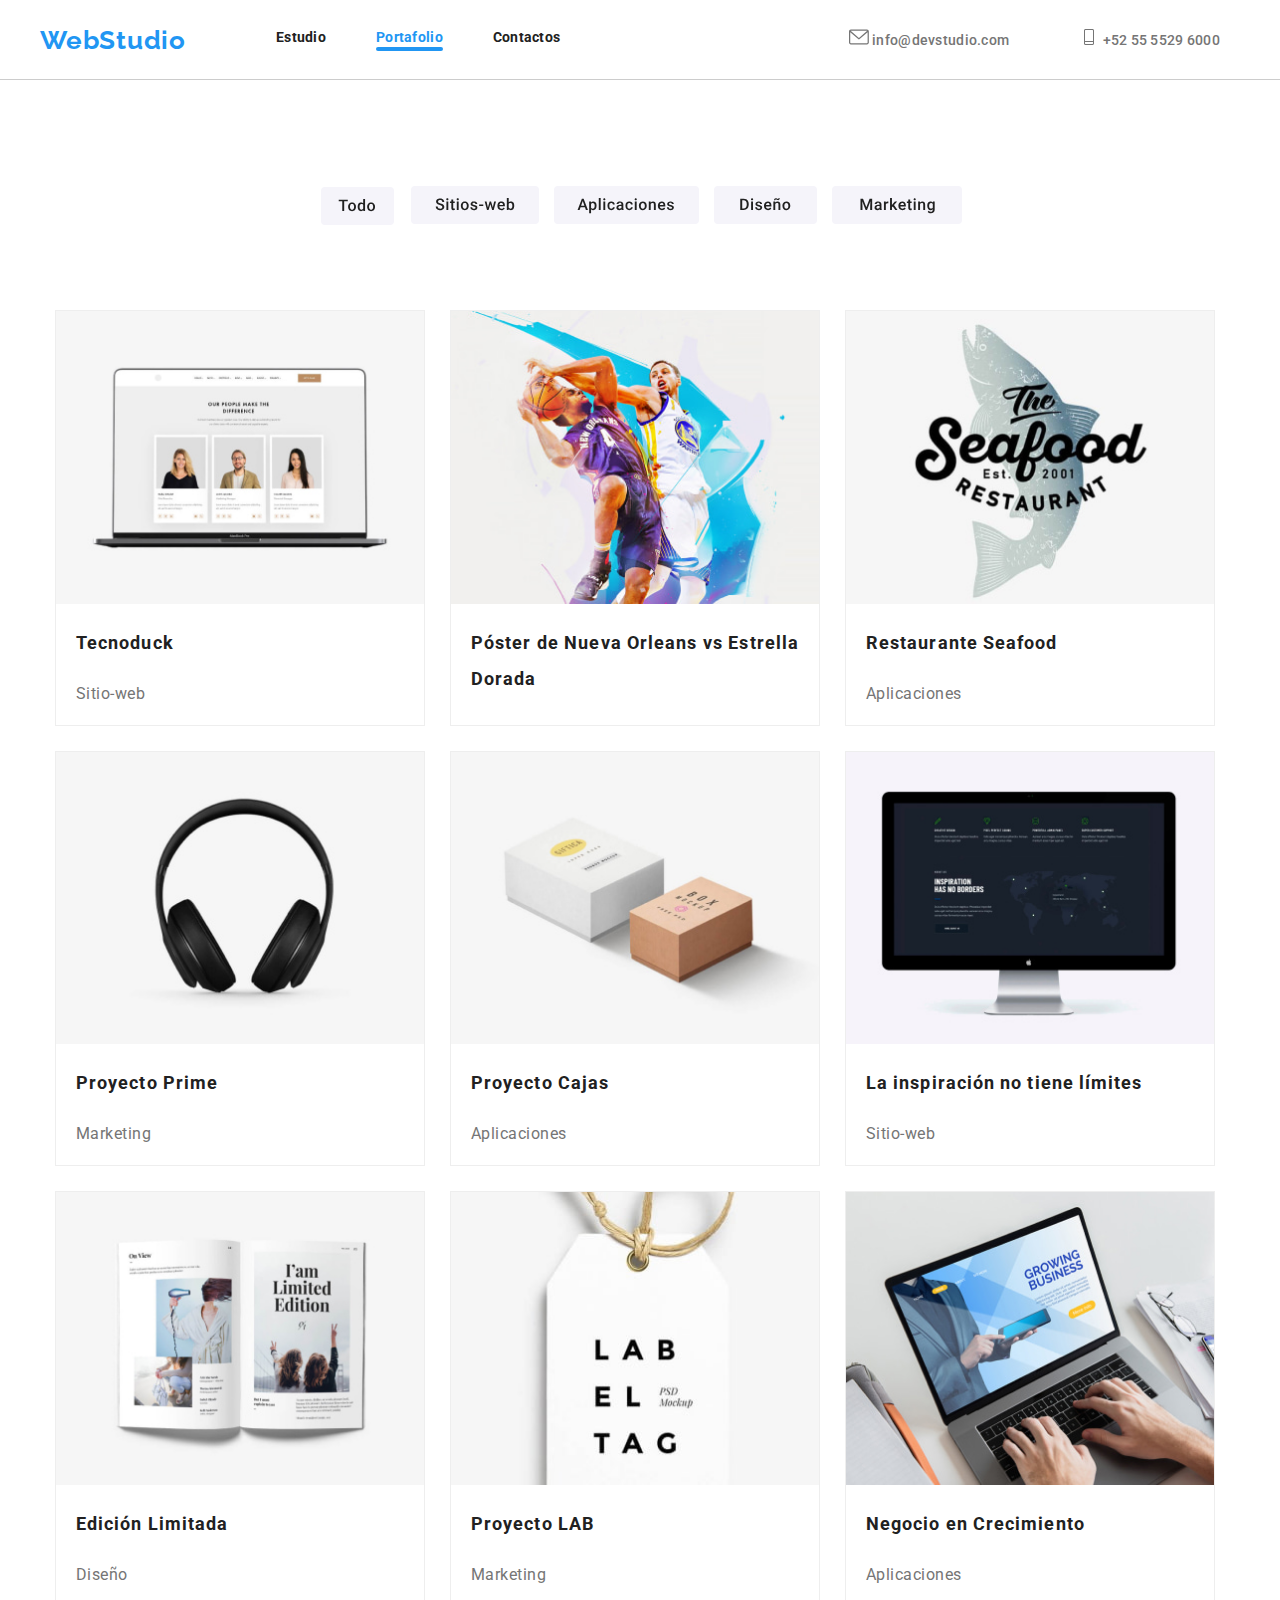
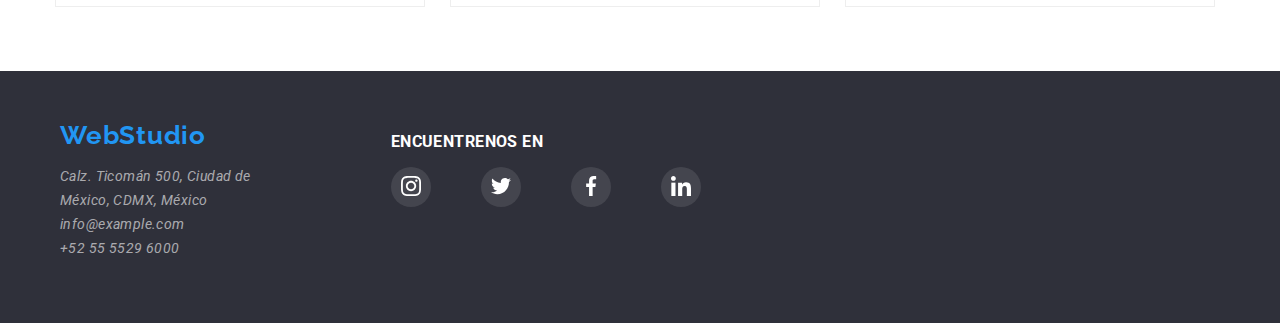
<file: portafolio.html>
<!DOCTYPE html>
<html lang="es">
  <head>
    <meta charset="UTF-8" />
    <meta name="viewport" content="width=device-width, initial-scale=1.0" />
    <title>WebStudio - Portafolio</title>
    <link rel="stylesheet" href="./css/styles.css" />
    <link rel="preconnect" href="https://fonts.googleapis.com" />
    <link rel="preconnect" href="https://fonts.gstatic.com" crossorigin />
    <link
      href="https://fonts.googleapis.com/css2?family=Raleway:wght@700&family=Roboto:wght@400;500;700;900&display=swap"
      rel="stylesheet"
    />
    <link rel="stylesheet" href="css/modern-normalize.css" />
    <link rel="stylesheet" href="css/styles.css" />
  </head>

  <body>
    <header class="portafolio-header">
      <div class="container container-header">
        <nav class="navigation-bar">
          <a href="./index.html" class="header-logo">WebStudio</a>
          <ul class="navigation-list">
            <li><a href="index.html" class="nav-list-item">Estudio</a></li>
            <li>
              <a href="portafolio.html" class="nav-list-item active"
                >Portafolio</a
              >
            </li>
            <li><a href="#" class="nav-list-item">Contactos</a></li>
          </ul>
        </nav>
        <ul class="list-contact">
          <li>
            <a href="mailto:info@devstudio.com" class="list-contact-item">
              <svg width="20px" height="16px">
                <use href="./images/icons/symbol-defs.svg#icon-sobre"></use>
              </svg>
              info@devstudio.com
            </a>
          </li>
          <li>
            <a href="tel:+525555296000" class="list-contact-item">
              <svg width="20px" height="16px">
                <use href="./images/icons/symbol-defs.svg#icon-telefono"></use>
              </svg>

              +52 55 5529 6000
            </a>
          </li>
        </ul>
      </div>
    </header>
    <main>
      <ul class="list-portafolio-products">
        <li>
          <use>
            <svg
              width="77"
              height="43"
              viewBox="0 0 77 43"
              fill="none"
              xmlns="http://www.w3.org/2000/svg"
              class="img-button-portafolio"
            >
              <g filter="url(#filter0_ddd_1_718)">
                <rect
                  x="2"
                  y="1"
                  width="73"
                  height="38"
                  rx="4"
                  fill="#F5F4FA"
                />
              </g>
              <path
                d="M25.2019 13.625V25H23.2566V13.625H25.2019ZM28.7722 13.625V15.1875H19.7175V13.625H28.7722ZM29.1116 20.8672V20.6875C29.1116 20.0781 29.2001 19.513 29.3772 18.9922C29.5543 18.4661 29.8095 18.0104 30.1428 17.625C30.4814 17.2344 30.8928 16.9323 31.3772 16.7188C31.8668 16.5 32.4189 16.3906 33.0334 16.3906C33.6532 16.3906 34.2053 16.5 34.6897 16.7188C35.1793 16.9323 35.5933 17.2344 35.9319 17.625C36.2704 18.0104 36.5282 18.4661 36.7053 18.9922C36.8824 19.513 36.9709 20.0781 36.9709 20.6875V20.8672C36.9709 21.4766 36.8824 22.0417 36.7053 22.5625C36.5282 23.0833 36.2704 23.5391 35.9319 23.9297C35.5933 24.3151 35.1819 24.6172 34.6975 24.8359C34.2131 25.0495 33.6636 25.1562 33.0491 25.1562C32.4293 25.1562 31.8746 25.0495 31.385 24.8359C30.9006 24.6172 30.4892 24.3151 30.1506 23.9297C29.8121 23.5391 29.5543 23.0833 29.3772 22.5625C29.2001 22.0417 29.1116 21.4766 29.1116 20.8672ZM30.9944 20.6875V20.8672C30.9944 21.2474 31.0334 21.6068 31.1116 21.9453C31.1897 22.2839 31.3121 22.5807 31.4788 22.8359C31.6454 23.0911 31.859 23.2917 32.1194 23.4375C32.3798 23.5833 32.6897 23.6562 33.0491 23.6562C33.398 23.6562 33.7001 23.5833 33.9553 23.4375C34.2157 23.2917 34.4293 23.0911 34.5959 22.8359C34.7626 22.5807 34.885 22.2839 34.9631 21.9453C35.0465 21.6068 35.0881 21.2474 35.0881 20.8672V20.6875C35.0881 20.3125 35.0465 19.9583 34.9631 19.625C34.885 19.2865 34.76 18.987 34.5881 18.7266C34.4215 18.4661 34.2079 18.263 33.9475 18.1172C33.6923 17.9661 33.3876 17.8906 33.0334 17.8906C32.6793 17.8906 32.372 17.9661 32.1116 18.1172C31.8564 18.263 31.6454 18.4661 31.4788 18.7266C31.3121 18.987 31.1897 19.2865 31.1116 19.625C31.0334 19.9583 30.9944 20.3125 30.9944 20.6875ZM44.1853 23.25V13H46.0759V25H44.365L44.1853 23.25ZM38.6853 20.8672V20.7031C38.6853 20.0625 38.7608 19.4792 38.9119 18.9531C39.0629 18.4219 39.2817 17.9661 39.5681 17.5859C39.8546 17.2005 40.2035 16.9062 40.615 16.7031C41.0265 16.4948 41.49 16.3906 42.0056 16.3906C42.516 16.3906 42.964 16.4896 43.3494 16.6875C43.7348 16.8854 44.0629 17.1693 44.3337 17.5391C44.6046 17.9036 44.8207 18.3411 44.9822 18.8516C45.1436 19.3568 45.2582 19.9193 45.3259 20.5391V21.0625C45.2582 21.6667 45.1436 22.2188 44.9822 22.7188C44.8207 23.2188 44.6046 23.651 44.3337 24.0156C44.0629 24.3802 43.7322 24.6615 43.3416 24.8594C42.9561 25.0573 42.5056 25.1562 41.99 25.1562C41.4796 25.1562 41.0186 25.0495 40.6072 24.8359C40.2009 24.6224 39.8546 24.3229 39.5681 23.9375C39.2817 23.5521 39.0629 23.099 38.9119 22.5781C38.7608 22.0521 38.6853 21.4818 38.6853 20.8672ZM40.5681 20.7031V20.8672C40.5681 21.2526 40.602 21.612 40.6697 21.9453C40.7426 22.2786 40.8546 22.5729 41.0056 22.8281C41.1567 23.0781 41.352 23.276 41.5916 23.4219C41.8364 23.5625 42.128 23.6328 42.4666 23.6328C42.8936 23.6328 43.2452 23.5391 43.5212 23.3516C43.7973 23.1641 44.0134 22.9115 44.1697 22.5938C44.3311 22.2708 44.4405 21.9115 44.4978 21.5156V20.1016C44.4666 19.7943 44.4015 19.5078 44.3025 19.2422C44.2087 18.9766 44.0811 18.7448 43.9197 18.5469C43.7582 18.3438 43.5577 18.1875 43.3181 18.0781C43.0837 17.9635 42.8051 17.9062 42.4822 17.9062C42.1384 17.9062 41.8468 17.9792 41.6072 18.125C41.3676 18.2708 41.1697 18.4714 41.0134 18.7266C40.8624 18.9818 40.7504 19.2786 40.6775 19.6172C40.6046 19.9557 40.5681 20.3177 40.5681 20.7031ZM48.1653 20.8672V20.6875C48.1653 20.0781 48.2539 19.513 48.4309 18.9922C48.608 18.4661 48.8632 18.0104 49.1966 17.625C49.5351 17.2344 49.9466 16.9323 50.4309 16.7188C50.9205 16.5 51.4726 16.3906 52.0872 16.3906C52.707 16.3906 53.2591 16.5 53.7434 16.7188C54.233 16.9323 54.6471 17.2344 54.9856 17.625C55.3242 18.0104 55.582 18.4661 55.7591 18.9922C55.9361 19.513 56.0247 20.0781 56.0247 20.6875V20.8672C56.0247 21.4766 55.9361 22.0417 55.7591 22.5625C55.582 23.0833 55.3242 23.5391 54.9856 23.9297C54.6471 24.3151 54.2356 24.6172 53.7513 24.8359C53.2669 25.0495 52.7174 25.1562 52.1028 25.1562C51.483 25.1562 50.9283 25.0495 50.4388 24.8359C49.9544 24.6172 49.5429 24.3151 49.2044 23.9297C48.8658 23.5391 48.608 23.0833 48.4309 22.5625C48.2539 22.0417 48.1653 21.4766 48.1653 20.8672ZM50.0481 20.6875V20.8672C50.0481 21.2474 50.0872 21.6068 50.1653 21.9453C50.2434 22.2839 50.3658 22.5807 50.5325 22.8359C50.6992 23.0911 50.9127 23.2917 51.1731 23.4375C51.4335 23.5833 51.7434 23.6562 52.1028 23.6562C52.4518 23.6562 52.7539 23.5833 53.0091 23.4375C53.2695 23.2917 53.483 23.0911 53.6497 22.8359C53.8164 22.5807 53.9388 22.2839 54.0169 21.9453C54.1002 21.6068 54.1419 21.2474 54.1419 20.8672V20.6875C54.1419 20.3125 54.1002 19.9583 54.0169 19.625C53.9388 19.2865 53.8138 18.987 53.6419 18.7266C53.4752 18.4661 53.2617 18.263 53.0013 18.1172C52.746 17.9661 52.4414 17.8906 52.0872 17.8906C51.733 17.8906 51.4257 17.9661 51.1653 18.1172C50.9101 18.263 50.6992 18.4661 50.5325 18.7266C50.3658 18.987 50.2434 19.2865 50.1653 19.625C50.0872 19.9583 50.0481 20.3125 50.0481 20.6875Z"
                fill="#212121"
              />
            </svg>
          </use>
        </li>
        <li>
          <use>
            <svg
              width="128"
              height="38"
              viewBox="0 0 128 38"
              fill="none"
              xmlns="http://www.w3.org/2000/svg"
              class="img-button-portafolio"
            >
              <rect width="128" height="38" rx="4" fill="#F5F4FA" />
              <path
                d="M31.2931 21.0703C31.2931 20.8359 31.2567 20.6276 31.1838 20.4453C31.116 20.263 30.9936 20.0964 30.8166 19.9453C30.6395 19.7943 30.3895 19.6484 30.0666 19.5078C29.7489 19.362 29.3426 19.2135 28.8478 19.0625C28.3061 18.8958 27.8061 18.7109 27.3478 18.5078C26.8947 18.2995 26.4989 18.0599 26.1603 17.7891C25.8218 17.513 25.5588 17.1979 25.3713 16.8438C25.1838 16.4844 25.09 16.0703 25.09 15.6016C25.09 15.138 25.1864 14.7161 25.3791 14.3359C25.577 13.9557 25.8556 13.6276 26.215 13.3516C26.5796 13.0703 27.0093 12.8542 27.5041 12.7031C27.9989 12.5469 28.5457 12.4688 29.1447 12.4688C29.9884 12.4688 30.715 12.625 31.3244 12.9375C31.939 13.25 32.4103 13.6693 32.7384 14.1953C33.0718 14.7214 33.2384 15.3021 33.2384 15.9375H31.2931C31.2931 15.5625 31.2124 15.2318 31.0509 14.9453C30.8947 14.6536 30.6551 14.4245 30.3322 14.2578C30.0145 14.0911 29.6108 14.0078 29.1213 14.0078C28.6577 14.0078 28.2723 14.0781 27.965 14.2188C27.6577 14.3594 27.4285 14.5495 27.2775 14.7891C27.1265 15.0286 27.0509 15.2995 27.0509 15.6016C27.0509 15.8151 27.1004 16.0104 27.1994 16.1875C27.2983 16.3594 27.4494 16.5208 27.6525 16.6719C27.8556 16.8177 28.1108 16.9557 28.4181 17.0859C28.7254 17.2161 29.0874 17.3411 29.5041 17.4609C30.1343 17.6484 30.6838 17.8568 31.1525 18.0859C31.6213 18.3099 32.0119 18.5651 32.3244 18.8516C32.6369 19.138 32.8713 19.4635 33.0275 19.8281C33.1838 20.1875 33.2619 20.5964 33.2619 21.0547C33.2619 21.5339 33.1655 21.9661 32.9728 22.3516C32.7801 22.7318 32.5041 23.0573 32.1447 23.3281C31.7905 23.5938 31.3634 23.7995 30.8634 23.9453C30.3686 24.0859 29.8166 24.1562 29.2072 24.1562C28.6603 24.1562 28.1213 24.0833 27.59 23.9375C27.064 23.7917 26.5848 23.5703 26.1525 23.2734C25.7202 22.9714 25.3765 22.5964 25.1213 22.1484C24.866 21.6953 24.7384 21.1667 24.7384 20.5625H26.6994C26.6994 20.9323 26.7619 21.2474 26.8869 21.5078C27.0171 21.7682 27.1968 21.9818 27.4259 22.1484C27.6551 22.3099 27.9207 22.4297 28.2228 22.5078C28.5301 22.5859 28.8582 22.625 29.2072 22.625C29.6655 22.625 30.0483 22.5599 30.3556 22.4297C30.6681 22.2995 30.9025 22.1172 31.0588 21.8828C31.215 21.6484 31.2931 21.3776 31.2931 21.0703ZM37.3044 15.5469V24H35.4137V15.5469H37.3044ZM35.2887 13.3281C35.2887 13.0417 35.3825 12.8047 35.57 12.6172C35.7627 12.4245 36.0283 12.3281 36.3669 12.3281C36.7002 12.3281 36.9632 12.4245 37.1559 12.6172C37.3486 12.8047 37.445 13.0417 37.445 13.3281C37.445 13.6094 37.3486 13.8438 37.1559 14.0312C36.9632 14.2188 36.7002 14.3125 36.3669 14.3125C36.0283 14.3125 35.7627 14.2188 35.57 14.0312C35.3825 13.8438 35.2887 13.6094 35.2887 13.3281ZM43.7219 15.5469V16.9219H38.9563V15.5469H43.7219ZM40.3313 13.4766H42.2141V21.6641C42.2141 21.9245 42.2505 22.125 42.3234 22.2656C42.4016 22.401 42.5083 22.4922 42.6438 22.5391C42.7792 22.5859 42.938 22.6094 43.1203 22.6094C43.2505 22.6094 43.3755 22.6016 43.4953 22.5859C43.6151 22.5703 43.7115 22.5547 43.7844 22.5391L43.7922 23.9766C43.6359 24.0234 43.4536 24.0651 43.2453 24.1016C43.0422 24.138 42.8078 24.1562 42.5422 24.1562C42.1099 24.1562 41.7271 24.0807 41.3938 23.9297C41.0604 23.7734 40.8 23.5208 40.6125 23.1719C40.425 22.8229 40.3313 22.3594 40.3313 21.7812V13.4766ZM47.6706 15.5469V24H45.78V15.5469H47.6706ZM45.655 13.3281C45.655 13.0417 45.7488 12.8047 45.9363 12.6172C46.129 12.4245 46.3946 12.3281 46.7331 12.3281C47.0665 12.3281 47.3295 12.4245 47.5222 12.6172C47.7149 12.8047 47.8113 13.0417 47.8113 13.3281C47.8113 13.6094 47.7149 13.8438 47.5222 14.0312C47.3295 14.2188 47.0665 14.3125 46.7331 14.3125C46.3946 14.3125 46.129 14.2188 45.9363 14.0312C45.7488 13.8438 45.655 13.6094 45.655 13.3281ZM49.8538 19.8672V19.6875C49.8538 19.0781 49.9423 18.513 50.1194 17.9922C50.2965 17.4661 50.5517 17.0104 50.885 16.625C51.2235 16.2344 51.635 15.9323 52.1194 15.7188C52.609 15.5 53.161 15.3906 53.7756 15.3906C54.3954 15.3906 54.9475 15.5 55.4319 15.7188C55.9215 15.9323 56.3355 16.2344 56.6741 16.625C57.0126 17.0104 57.2704 17.4661 57.4475 17.9922C57.6246 18.513 57.7131 19.0781 57.7131 19.6875V19.8672C57.7131 20.4766 57.6246 21.0417 57.4475 21.5625C57.2704 22.0833 57.0126 22.5391 56.6741 22.9297C56.3355 23.3151 55.9241 23.6172 55.4397 23.8359C54.9553 24.0495 54.4058 24.1562 53.7913 24.1562C53.1715 24.1562 52.6168 24.0495 52.1272 23.8359C51.6428 23.6172 51.2314 23.3151 50.8928 22.9297C50.5543 22.5391 50.2965 22.0833 50.1194 21.5625C49.9423 21.0417 49.8538 20.4766 49.8538 19.8672ZM51.7366 19.6875V19.8672C51.7366 20.2474 51.7756 20.6068 51.8538 20.9453C51.9319 21.2839 52.0543 21.5807 52.2209 21.8359C52.3876 22.0911 52.6011 22.2917 52.8616 22.4375C53.122 22.5833 53.4319 22.6562 53.7913 22.6562C54.1402 22.6562 54.4423 22.5833 54.6975 22.4375C54.9579 22.2917 55.1715 22.0911 55.3381 21.8359C55.5048 21.5807 55.6272 21.2839 55.7053 20.9453C55.7886 20.6068 55.8303 20.2474 55.8303 19.8672V19.6875C55.8303 19.3125 55.7886 18.9583 55.7053 18.625C55.6272 18.2865 55.5022 17.987 55.3303 17.7266C55.1636 17.4661 54.9501 17.263 54.6897 17.1172C54.4345 16.9661 54.1298 16.8906 53.7756 16.8906C53.4215 16.8906 53.1142 16.9661 52.8538 17.1172C52.5985 17.263 52.3876 17.4661 52.2209 17.7266C52.0543 17.987 51.9319 18.2865 51.8538 18.625C51.7756 18.9583 51.7366 19.3125 51.7366 19.6875ZM64.5134 21.7109C64.5134 21.5234 64.4666 21.3542 64.3728 21.2031C64.2791 21.0469 64.0994 20.9062 63.8338 20.7812C63.5733 20.6562 63.1879 20.5417 62.6775 20.4375C62.2296 20.3385 61.8181 20.2214 61.4431 20.0859C61.0733 19.9453 60.7556 19.776 60.49 19.5781C60.2244 19.3802 60.0186 19.1458 59.8728 18.875C59.727 18.6042 59.6541 18.2917 59.6541 17.9375C59.6541 17.5938 59.7296 17.2682 59.8806 16.9609C60.0317 16.6536 60.2478 16.3828 60.5291 16.1484C60.8103 15.9141 61.1515 15.7292 61.5525 15.5938C61.9588 15.4583 62.4119 15.3906 62.9119 15.3906C63.6202 15.3906 64.227 15.5104 64.7322 15.75C65.2426 15.9844 65.6332 16.3047 65.9041 16.7109C66.1749 17.112 66.3103 17.5651 66.3103 18.0703H64.4275C64.4275 17.8464 64.3702 17.638 64.2556 17.4453C64.1463 17.2474 63.9796 17.0885 63.7556 16.9688C63.5317 16.8438 63.2504 16.7812 62.9119 16.7812C62.589 16.7812 62.3207 16.8333 62.1072 16.9375C61.8989 17.0365 61.7426 17.1667 61.6384 17.3281C61.5395 17.4896 61.49 17.6667 61.49 17.8594C61.49 18 61.516 18.1276 61.5681 18.2422C61.6254 18.3516 61.7192 18.4531 61.8494 18.5469C61.9796 18.6354 62.1567 18.7188 62.3806 18.7969C62.6098 18.875 62.8963 18.9505 63.24 19.0234C63.8858 19.1589 64.4405 19.3333 64.9041 19.5469C65.3728 19.7552 65.7322 20.026 65.9822 20.3594C66.2322 20.6875 66.3572 21.1042 66.3572 21.6094C66.3572 21.9844 66.2765 22.3281 66.115 22.6406C65.9588 22.9479 65.7296 23.2161 65.4275 23.4453C65.1254 23.6693 64.7634 23.8438 64.3416 23.9688C63.9249 24.0938 63.4561 24.1562 62.9353 24.1562C62.1697 24.1562 61.5213 24.0208 60.99 23.75C60.4588 23.474 60.0551 23.1224 59.7791 22.6953C59.5082 22.263 59.3728 21.8151 59.3728 21.3516H61.1931C61.214 21.7005 61.3103 21.9792 61.4822 22.1875C61.6593 22.3906 61.878 22.5391 62.1384 22.6328C62.4041 22.7214 62.6775 22.7656 62.9588 22.7656C63.2973 22.7656 63.5811 22.7214 63.8103 22.6328C64.0395 22.5391 64.214 22.4141 64.3338 22.2578C64.4535 22.0964 64.5134 21.9141 64.5134 21.7109ZM72.2747 18.3906V19.8906H68.1419V18.3906H72.2747ZM76.7 22.125L78.6531 15.5469H79.8563L79.5281 17.5156L77.5594 24H76.4813L76.7 22.125ZM75.5516 15.5469L77.075 22.1562L77.2 24H75.9969L73.7078 15.5469H75.5516ZM81.6844 22.0781L83.1609 15.5469H84.9969L82.7156 24H81.5125L81.6844 22.0781ZM80.0594 15.5469L81.9891 22.0469L82.2313 24H81.1531L79.1609 17.5078L78.8328 15.5469H80.0594ZM90.4847 24.1562C89.8597 24.1562 89.2946 24.0547 88.7894 23.8516C88.2894 23.6432 87.8623 23.3542 87.5081 22.9844C87.1592 22.6146 86.8909 22.1797 86.7034 21.6797C86.5159 21.1797 86.4222 20.6406 86.4222 20.0625V19.75C86.4222 19.0885 86.5185 18.4896 86.7113 17.9531C86.904 17.4167 87.1722 16.9583 87.5159 16.5781C87.8597 16.1927 88.2659 15.8984 88.7347 15.6953C89.2034 15.4922 89.7113 15.3906 90.2581 15.3906C90.8623 15.3906 91.3909 15.4922 91.8441 15.6953C92.2972 15.8984 92.6722 16.1849 92.9691 16.5547C93.2711 16.9193 93.4951 17.3542 93.6409 17.8594C93.792 18.3646 93.8675 18.9219 93.8675 19.5312V20.3359H87.3363V18.9844H92.0081V18.8359C91.9977 18.4974 91.93 18.1797 91.805 17.8828C91.6852 17.5859 91.5003 17.3464 91.2503 17.1641C91.0003 16.9818 90.667 16.8906 90.2503 16.8906C89.9378 16.8906 89.6592 16.9583 89.4144 17.0938C89.1748 17.224 88.9743 17.4141 88.8128 17.6641C88.6514 17.9141 88.5264 18.2161 88.4378 18.5703C88.3545 18.9193 88.3128 19.3125 88.3128 19.75V20.0625C88.3128 20.4323 88.3623 20.776 88.4613 21.0938C88.5654 21.4062 88.7165 21.6797 88.9144 21.9141C89.1123 22.1484 89.3519 22.3333 89.6331 22.4688C89.9144 22.599 90.2347 22.6641 90.5941 22.6641C91.0472 22.6641 91.4508 22.5729 91.805 22.3906C92.1592 22.2083 92.4665 21.9505 92.7269 21.6172L93.7191 22.5781C93.5368 22.8438 93.2998 23.099 93.0081 23.3438C92.7165 23.5833 92.3597 23.7786 91.9378 23.9297C91.5211 24.0807 91.0368 24.1562 90.4847 24.1562ZM95.8241 12H97.7069V22.1953L97.5272 24H95.8241V12ZM103.223 19.6953V19.8594C103.223 20.4844 103.152 21.0599 103.012 21.5859C102.876 22.1068 102.668 22.5599 102.387 22.9453C102.111 23.3307 101.767 23.6302 101.355 23.8438C100.949 24.0521 100.478 24.1562 99.9413 24.1562C99.4152 24.1562 98.9569 24.0573 98.5663 23.8594C98.1756 23.6615 97.8475 23.3802 97.5819 23.0156C97.3215 22.651 97.1105 22.2161 96.9491 21.7109C96.7876 21.2057 96.673 20.6484 96.6053 20.0391V19.5156C96.673 18.901 96.7876 18.3438 96.9491 17.8438C97.1105 17.3385 97.3215 16.9036 97.5819 16.5391C97.8475 16.1693 98.173 15.8854 98.5584 15.6875C98.9491 15.4896 99.4048 15.3906 99.9256 15.3906C100.467 15.3906 100.944 15.4948 101.355 15.7031C101.772 15.9115 102.118 16.2083 102.394 16.5938C102.67 16.974 102.876 17.4271 103.012 17.9531C103.152 18.4792 103.223 19.0599 103.223 19.6953ZM101.34 19.8594V19.6953C101.34 19.3151 101.308 18.9583 101.246 18.625C101.183 18.2865 101.079 17.9896 100.933 17.7344C100.793 17.4792 100.6 17.2786 100.355 17.1328C100.116 16.9818 99.8163 16.9062 99.4569 16.9062C99.1235 16.9062 98.8371 16.9635 98.5975 17.0781C98.3579 17.1927 98.1574 17.349 97.9959 17.5469C97.8345 17.7448 97.7069 17.974 97.6131 18.2344C97.5246 18.4948 97.4647 18.776 97.4334 19.0781V20.4922C97.4803 20.8828 97.5793 21.2422 97.7303 21.5703C97.8866 21.8932 98.1053 22.1536 98.3866 22.3516C98.6678 22.5443 99.0298 22.6406 99.4725 22.6406C99.8215 22.6406 100.116 22.5703 100.355 22.4297C100.595 22.2891 100.785 22.0938 100.926 21.8438C101.071 21.5885 101.176 21.2917 101.238 20.9531C101.306 20.6146 101.34 20.25 101.34 19.8594Z"
                fill="#212121"
              />
            </svg>
          </use>
        </li>
        <li>
          <use>
            <svg
              width="145"
              height="38"
              viewBox="0 0 145 38"
              fill="none"
              xmlns="http://www.w3.org/2000/svg"
              class="img-button-portafolio"
            >
              <rect width="145" height="38" rx="4" fill="#F5F4FA" />
              <path
                d="M30.9538 21.3516H26.5475L25.6256 24H23.5709L27.8678 12.625H29.6413L33.9459 24H31.8834L30.9538 21.3516ZM27.1022 19.7578H30.3991L28.7506 15.0391L27.1022 19.7578ZM42.5666 19.8594C42.5666 21.1667 42.2697 22.2109 41.6759 22.9922C41.0822 23.7682 40.2853 24.1562 39.2853 24.1562C38.3582 24.1562 37.616 23.8516 37.0588 23.2422V27.25H35.1603V15.5469H36.9103L36.9884 16.4062C37.5457 15.7292 38.3035 15.3906 39.2619 15.3906C40.2931 15.3906 41.1004 15.776 41.6838 16.5469C42.2723 17.3125 42.5666 18.3776 42.5666 19.7422V19.8594ZM40.6759 19.6953C40.6759 18.8516 40.5067 18.1823 40.1681 17.6875C39.8348 17.1927 39.3556 16.9453 38.7306 16.9453C37.9546 16.9453 37.3973 17.2656 37.0588 17.9062V21.6562C37.4025 22.3125 37.965 22.6406 38.7463 22.6406C39.3504 22.6406 39.8218 22.3984 40.1603 21.9141C40.5041 21.4245 40.6759 20.6849 40.6759 19.6953ZM46.6794 24H44.7809V12H46.6794V24ZM51.2531 24H49.3547V15.5469H51.2531V24ZM49.2375 13.3516C49.2375 13.0599 49.3286 12.8177 49.5109 12.625C49.6984 12.4323 49.9641 12.3359 50.3078 12.3359C50.6516 12.3359 50.9172 12.4323 51.1047 12.625C51.2922 12.8177 51.3859 13.0599 51.3859 13.3516C51.3859 13.638 51.2922 13.8776 51.1047 14.0703C50.9172 14.2578 50.6516 14.3516 50.3078 14.3516C49.9641 14.3516 49.6984 14.2578 49.5109 14.0703C49.3286 13.8776 49.2375 13.638 49.2375 13.3516ZM57.28 22.6406C57.754 22.6406 58.1472 22.5026 58.4597 22.2266C58.7722 21.9505 58.9389 21.6094 58.9597 21.2031H60.7488C60.7279 21.7292 60.5639 22.2214 60.2566 22.6797C59.9493 23.1328 59.5326 23.4922 59.0066 23.7578C58.4805 24.0234 57.9128 24.1562 57.3034 24.1562C56.1211 24.1562 55.1836 23.7734 54.4909 23.0078C53.7982 22.2422 53.4519 21.1849 53.4519 19.8359V19.6406C53.4519 18.3542 53.7956 17.3255 54.4831 16.5547C55.1706 15.7786 56.1081 15.3906 57.2956 15.3906C58.3008 15.3906 59.1185 15.6849 59.7488 16.2734C60.3842 16.8568 60.7175 17.625 60.7488 18.5781H58.9597C58.9389 18.0938 58.7722 17.6953 58.4597 17.3828C58.1524 17.0703 57.7592 16.9141 57.28 16.9141C56.6654 16.9141 56.1915 17.138 55.8581 17.5859C55.5248 18.0286 55.3555 18.7031 55.3503 19.6094V19.9141C55.3503 20.8307 55.5144 21.5156 55.8425 21.9688C56.1758 22.4167 56.655 22.6406 57.28 22.6406ZM67.7131 24C67.6298 23.8385 67.5569 23.5755 67.4944 23.2109C66.8902 23.8411 66.1506 24.1562 65.2756 24.1562C64.4267 24.1562 63.734 23.9141 63.1975 23.4297C62.661 22.9453 62.3928 22.3464 62.3928 21.6328C62.3928 20.7318 62.7261 20.0417 63.3928 19.5625C64.0647 19.0781 65.023 18.8359 66.2678 18.8359H67.4319V18.2812C67.4319 17.8438 67.3095 17.4948 67.0647 17.2344C66.8199 16.9688 66.4475 16.8359 65.9475 16.8359C65.5152 16.8359 65.161 16.9453 64.885 17.1641C64.609 17.3776 64.4709 17.651 64.4709 17.9844H62.5725C62.5725 17.5208 62.7261 17.0885 63.0334 16.6875C63.3407 16.2812 63.7574 15.9635 64.2834 15.7344C64.8147 15.5052 65.4058 15.3906 66.0569 15.3906C67.0465 15.3906 67.8355 15.6406 68.4241 16.1406C69.0126 16.6354 69.3147 17.3333 69.3303 18.2344V22.0469C69.3303 22.8073 69.4371 23.4141 69.6506 23.8672V24H67.7131ZM65.6272 22.6328C66.0022 22.6328 66.3538 22.5417 66.6819 22.3594C67.0152 22.1771 67.2652 21.9323 67.4319 21.625V20.0312H66.4084C65.7053 20.0312 65.1767 20.1536 64.8225 20.3984C64.4683 20.6432 64.2913 20.9896 64.2913 21.4375C64.2913 21.8021 64.411 22.0938 64.6506 22.3125C64.8954 22.526 65.2209 22.6328 65.6272 22.6328ZM75.2713 22.6406C75.7452 22.6406 76.1384 22.5026 76.4509 22.2266C76.7634 21.9505 76.9301 21.6094 76.9509 21.2031H78.74C78.7192 21.7292 78.5551 22.2214 78.2478 22.6797C77.9405 23.1328 77.5239 23.4922 76.9978 23.7578C76.4718 24.0234 75.9041 24.1562 75.2947 24.1562C74.1124 24.1562 73.1749 23.7734 72.4822 23.0078C71.7895 22.2422 71.4431 21.1849 71.4431 19.8359V19.6406C71.4431 18.3542 71.7869 17.3255 72.4744 16.5547C73.1619 15.7786 74.0994 15.3906 75.2869 15.3906C76.2921 15.3906 77.1098 15.6849 77.74 16.2734C78.3754 16.8568 78.7088 17.625 78.74 18.5781H76.9509C76.9301 18.0938 76.7634 17.6953 76.4509 17.3828C76.1436 17.0703 75.7504 16.9141 75.2713 16.9141C74.6567 16.9141 74.1827 17.138 73.8494 17.5859C73.516 18.0286 73.3468 18.7031 73.3416 19.6094V19.9141C73.3416 20.8307 73.5056 21.5156 73.8338 21.9688C74.1671 22.4167 74.6463 22.6406 75.2713 22.6406ZM82.6731 24H80.7747V15.5469H82.6731V24ZM80.6575 13.3516C80.6575 13.0599 80.7486 12.8177 80.9309 12.625C81.1184 12.4323 81.3841 12.3359 81.7278 12.3359C82.0716 12.3359 82.3372 12.4323 82.5247 12.625C82.7122 12.8177 82.8059 13.0599 82.8059 13.3516C82.8059 13.638 82.7122 13.8776 82.5247 14.0703C82.3372 14.2578 82.0716 14.3516 81.7278 14.3516C81.3841 14.3516 81.1184 14.2578 80.9309 14.0703C80.7486 13.8776 80.6575 13.638 80.6575 13.3516ZM84.8719 19.6953C84.8719 18.8672 85.0359 18.1224 85.3641 17.4609C85.6922 16.7943 86.1531 16.2839 86.7469 15.9297C87.3406 15.5703 88.0229 15.3906 88.7938 15.3906C89.9344 15.3906 90.8589 15.7578 91.5672 16.4922C92.2807 17.2266 92.6661 18.2005 92.7234 19.4141L92.7313 19.8594C92.7313 20.6927 92.5698 21.4375 92.2469 22.0938C91.9292 22.75 91.4708 23.2578 90.8719 23.6172C90.2781 23.9766 89.5906 24.1562 88.8094 24.1562C87.6167 24.1562 86.6609 23.7604 85.9422 22.9688C85.2286 22.1719 84.8719 21.112 84.8719 19.7891V19.6953ZM86.7703 19.8594C86.7703 20.7292 86.95 21.4115 87.3094 21.9062C87.6688 22.3958 88.1688 22.6406 88.8094 22.6406C89.45 22.6406 89.9474 22.3906 90.3016 21.8906C90.6609 21.3906 90.8406 20.6589 90.8406 19.6953C90.8406 18.8411 90.6557 18.1641 90.2859 17.6641C89.9214 17.1641 89.424 16.9141 88.7938 16.9141C88.174 16.9141 87.6818 17.1615 87.3172 17.6562C86.9526 18.1458 86.7703 18.8802 86.7703 19.8594ZM96.5784 15.5469L96.6331 16.5234C97.2581 15.7682 98.0784 15.3906 99.0941 15.3906C100.854 15.3906 101.75 16.3984 101.782 18.4141V24H99.8831V18.5234C99.8831 17.987 99.7659 17.5911 99.5316 17.3359C99.3024 17.0755 98.9248 16.9453 98.3988 16.9453C97.6331 16.9453 97.0628 17.2917 96.6878 17.9844V24H94.7894V15.5469H96.5784ZM107.926 24.1562C106.723 24.1562 105.746 23.7786 104.996 23.0234C104.251 22.263 103.879 21.2526 103.879 19.9922V19.7578C103.879 18.9141 104.04 18.1615 104.363 17.5C104.691 16.8333 105.15 16.3151 105.738 15.9453C106.327 15.5755 106.983 15.3906 107.707 15.3906C108.858 15.3906 109.746 15.7578 110.371 16.4922C111.001 17.2266 111.316 18.2656 111.316 19.6094V20.375H105.793C105.85 21.0729 106.082 21.625 106.488 22.0312C106.9 22.4375 107.415 22.6406 108.035 22.6406C108.905 22.6406 109.613 22.2891 110.16 21.5859L111.183 22.5625C110.845 23.0677 110.392 23.4609 109.824 23.7422C109.262 24.0182 108.629 24.1562 107.926 24.1562ZM107.699 16.9141C107.178 16.9141 106.756 17.0964 106.433 17.4609C106.116 17.8255 105.913 18.3333 105.824 18.9844H109.441V18.8438C109.4 18.2083 109.23 17.7292 108.933 17.4062C108.637 17.0781 108.225 16.9141 107.699 16.9141ZM118.015 21.7031C118.015 21.3646 117.874 21.1068 117.593 20.9297C117.317 20.7526 116.856 20.5964 116.21 20.4609C115.564 20.3255 115.025 20.1536 114.593 19.9453C113.645 19.487 113.171 18.8229 113.171 17.9531C113.171 17.224 113.479 16.6146 114.093 16.125C114.708 15.6354 115.489 15.3906 116.437 15.3906C117.447 15.3906 118.262 15.6406 118.882 16.1406C119.507 16.6406 119.82 17.2891 119.82 18.0859H117.921C117.921 17.7214 117.786 17.4193 117.515 17.1797C117.244 16.9349 116.885 16.8125 116.437 16.8125C116.02 16.8125 115.679 16.9089 115.413 17.1016C115.153 17.2943 115.023 17.5521 115.023 17.875C115.023 18.1667 115.145 18.3932 115.39 18.5547C115.635 18.7161 116.13 18.8802 116.874 19.0469C117.619 19.2083 118.202 19.4036 118.624 19.6328C119.051 19.8568 119.367 20.1276 119.57 20.4453C119.778 20.763 119.882 21.1484 119.882 21.6016C119.882 22.362 119.567 22.9792 118.937 23.4531C118.307 23.9219 117.481 24.1562 116.46 24.1562C115.768 24.1562 115.15 24.0312 114.609 23.7812C114.067 23.5312 113.645 23.1875 113.343 22.75C113.041 22.3125 112.89 21.8411 112.89 21.3359H114.734C114.76 21.7839 114.929 22.1302 115.242 22.375C115.554 22.6146 115.968 22.7344 116.484 22.7344C116.984 22.7344 117.364 22.6406 117.624 22.4531C117.885 22.2604 118.015 22.0104 118.015 21.7031Z"
                fill="#212121"
              />
            </svg>
          </use>
        </li>
        <li>
          <use>
            <svg
              width="103"
              height="38"
              viewBox="0 0 103 38"
              fill="none"
              xmlns="http://www.w3.org/2000/svg"
              class="img-button-portafolio"
            >
              <rect width="103" height="38" rx="4" fill="#F5F4FA" />
              <path
                d="M26.2453 24V12.625H29.6047C30.6099 12.625 31.5005 12.849 32.2766 13.2969C33.0578 13.7448 33.662 14.3802 34.0891 15.2031C34.5161 16.026 34.7297 16.9688 34.7297 18.0312V18.6016C34.7297 19.6797 34.5135 20.6276 34.0812 21.4453C33.6542 22.263 33.0422 22.8932 32.2453 23.3359C31.4536 23.7786 30.5448 24 29.5187 24H26.2453ZM28.2219 14.2188V22.4219H29.5109C30.5474 22.4219 31.3417 22.099 31.8937 21.4531C32.451 20.8021 32.7349 19.8698 32.7453 18.6562V18.0234C32.7453 16.7891 32.4771 15.8464 31.9406 15.1953C31.4042 14.5443 30.6255 14.2188 29.6047 14.2188H28.2219ZM39.0144 24H37.1159V15.5469H39.0144V24ZM36.9987 13.3516C36.9987 13.0599 37.0899 12.8177 37.2722 12.625C37.4597 12.4323 37.7253 12.3359 38.0691 12.3359C38.4128 12.3359 38.6784 12.4323 38.8659 12.625C39.0534 12.8177 39.1472 13.0599 39.1472 13.3516C39.1472 13.638 39.0534 13.8776 38.8659 14.0703C38.6784 14.2578 38.4128 14.3516 38.0691 14.3516C37.7253 14.3516 37.4597 14.2578 37.2722 14.0703C37.0899 13.8776 36.9987 13.638 36.9987 13.3516ZM46.3069 21.7031C46.3069 21.3646 46.1662 21.1068 45.885 20.9297C45.609 20.7526 45.148 20.5964 44.5022 20.4609C43.8564 20.3255 43.3173 20.1536 42.885 19.9453C41.9371 19.487 41.4631 18.8229 41.4631 17.9531C41.4631 17.224 41.7704 16.6146 42.385 16.125C42.9996 15.6354 43.7808 15.3906 44.7287 15.3906C45.7392 15.3906 46.5543 15.6406 47.1741 16.1406C47.7991 16.6406 48.1116 17.2891 48.1116 18.0859H46.2131C46.2131 17.7214 46.0777 17.4193 45.8069 17.1797C45.536 16.9349 45.1767 16.8125 44.7287 16.8125C44.3121 16.8125 43.9709 16.9089 43.7053 17.1016C43.4449 17.2943 43.3147 17.5521 43.3147 17.875C43.3147 18.1667 43.4371 18.3932 43.6819 18.5547C43.9267 18.7161 44.4215 18.8802 45.1662 19.0469C45.911 19.2083 46.4944 19.4036 46.9162 19.6328C47.3433 19.8568 47.6584 20.1276 47.8616 20.4453C48.0699 20.763 48.1741 21.1484 48.1741 21.6016C48.1741 22.362 47.859 22.9792 47.2287 23.4531C46.5985 23.9219 45.773 24.1562 44.7522 24.1562C44.0595 24.1562 43.4423 24.0312 42.9006 23.7812C42.359 23.5312 41.9371 23.1875 41.635 22.75C41.3329 22.3125 41.1819 21.8411 41.1819 21.3359H43.0256C43.0517 21.7839 43.2209 22.1302 43.5334 22.375C43.8459 22.6146 44.26 22.7344 44.7756 22.7344C45.2756 22.7344 45.6558 22.6406 45.9162 22.4531C46.1767 22.2604 46.3069 22.0104 46.3069 21.7031ZM54.0369 24.1562C52.8337 24.1562 51.8572 23.7786 51.1072 23.0234C50.3624 22.263 49.99 21.2526 49.99 19.9922V19.7578C49.99 18.9141 50.1515 18.1615 50.4744 17.5C50.8025 16.8333 51.2608 16.3151 51.8494 15.9453C52.4379 15.5755 53.0942 15.3906 53.8181 15.3906C54.9692 15.3906 55.8572 15.7578 56.4822 16.4922C57.1124 17.2266 57.4275 18.2656 57.4275 19.6094V20.375H51.9041C51.9614 21.0729 52.1931 21.625 52.5994 22.0312C53.0108 22.4375 53.5265 22.6406 54.1462 22.6406C55.016 22.6406 55.7244 22.2891 56.2712 21.5859L57.2947 22.5625C56.9561 23.0677 56.503 23.4609 55.9353 23.7422C55.3728 24.0182 54.74 24.1562 54.0369 24.1562ZM53.8103 16.9141C53.2895 16.9141 52.8676 17.0964 52.5447 17.4609C52.227 17.8255 52.0239 18.3333 51.9353 18.9844H55.5525V18.8438C55.5108 18.2083 55.3416 17.7292 55.0447 17.4062C54.7478 17.0781 54.3364 16.9141 53.8103 16.9141ZM61.1497 15.5469L61.2044 16.5234C61.8294 15.7682 62.6497 15.3906 63.6653 15.3906C65.4257 15.3906 66.3216 16.3984 66.3528 18.4141V24H64.4544V18.5234C64.4544 17.987 64.3372 17.5911 64.1028 17.3359C63.8736 17.0755 63.496 16.9453 62.97 16.9453C62.2044 16.9453 61.6341 17.2917 61.2591 17.9844V24H59.3606V15.5469H61.1497ZM65.7591 12.1719C65.7591 12.7448 65.5924 13.2214 65.2591 13.6016C64.9309 13.9818 64.5169 14.1719 64.0169 14.1719C63.8137 14.1719 63.6367 14.151 63.4856 14.1094C63.3398 14.0625 63.1289 13.9609 62.8528 13.8047C62.582 13.6484 62.3893 13.5547 62.2747 13.5234C62.1653 13.4922 62.0429 13.4766 61.9075 13.4766C61.7096 13.4766 61.5403 13.5521 61.3997 13.7031C61.2643 13.849 61.1966 14.0417 61.1966 14.2812L60.0325 14.2188C60.0325 13.6458 60.1966 13.1641 60.5247 12.7734C60.858 12.3828 61.2721 12.1875 61.7669 12.1875C62.0637 12.1875 62.4205 12.3047 62.8372 12.5391C63.2591 12.7734 63.6054 12.8906 63.8762 12.8906C64.0742 12.8906 64.2434 12.8177 64.3841 12.6719C64.5247 12.5208 64.595 12.3229 64.595 12.0781L65.7591 12.1719ZM68.4188 19.6953C68.4188 18.8672 68.5828 18.1224 68.9109 17.4609C69.2391 16.7943 69.7 16.2839 70.2938 15.9297C70.8875 15.5703 71.5698 15.3906 72.3406 15.3906C73.4813 15.3906 74.4057 15.7578 75.1141 16.4922C75.8276 17.2266 76.213 18.2005 76.2703 19.4141L76.2781 19.8594C76.2781 20.6927 76.1167 21.4375 75.7938 22.0938C75.476 22.75 75.0177 23.2578 74.4188 23.6172C73.825 23.9766 73.1375 24.1562 72.3563 24.1562C71.1635 24.1562 70.2078 23.7604 69.4891 22.9688C68.7755 22.1719 68.4188 21.112 68.4188 19.7891V19.6953ZM70.3172 19.8594C70.3172 20.7292 70.4969 21.4115 70.8563 21.9062C71.2156 22.3958 71.7156 22.6406 72.3563 22.6406C72.9969 22.6406 73.4943 22.3906 73.8484 21.8906C74.2078 21.3906 74.3875 20.6589 74.3875 19.6953C74.3875 18.8411 74.2026 18.1641 73.8328 17.6641C73.4682 17.1641 72.9708 16.9141 72.3406 16.9141C71.7208 16.9141 71.2286 17.1615 70.8641 17.6562C70.4995 18.1458 70.3172 18.8802 70.3172 19.8594Z"
                fill="#212121"
              />
            </svg>
          </use>
        </li>
        <li>
          <use>
            <svg
              width="130"
              height="38"
              viewBox="0 0 130 38"
              fill="none"
              xmlns="http://www.w3.org/2000/svg"
              class="img-button-portafolio"
            >
              <rect width="130" height="38" rx="4" fill="#F5F4FA" />
              <path
                d="M31.0488 12.625L34.33 21.3438L37.6034 12.625H40.1581V24H38.1894V20.25L38.3847 15.2344L35.0253 24H33.6113L30.2597 15.2422L30.455 20.25V24H28.4863V12.625H31.0488ZM47.8491 24C47.7657 23.8385 47.6928 23.5755 47.6303 23.2109C47.0261 23.8411 46.2866 24.1562 45.4116 24.1562C44.5626 24.1562 43.8699 23.9141 43.3334 23.4297C42.797 22.9453 42.5288 22.3464 42.5288 21.6328C42.5288 20.7318 42.8621 20.0417 43.5288 19.5625C44.2006 19.0781 45.159 18.8359 46.4038 18.8359H47.5678V18.2812C47.5678 17.8438 47.4454 17.4948 47.2006 17.2344C46.9558 16.9688 46.5834 16.8359 46.0834 16.8359C45.6511 16.8359 45.297 16.9453 45.0209 17.1641C44.7449 17.3776 44.6069 17.651 44.6069 17.9844H42.7084C42.7084 17.5208 42.8621 17.0885 43.1694 16.6875C43.4767 16.2812 43.8933 15.9635 44.4194 15.7344C44.9506 15.5052 45.5418 15.3906 46.1928 15.3906C47.1824 15.3906 47.9715 15.6406 48.56 16.1406C49.1485 16.6354 49.4506 17.3333 49.4663 18.2344V22.0469C49.4663 22.8073 49.573 23.4141 49.7866 23.8672V24H47.8491ZM45.7631 22.6328C46.1381 22.6328 46.4897 22.5417 46.8178 22.3594C47.1511 22.1771 47.4011 21.9323 47.5678 21.625V20.0312H46.5444C45.8413 20.0312 45.3126 20.1536 44.9584 20.3984C44.6043 20.6432 44.4272 20.9896 44.4272 21.4375C44.4272 21.8021 44.547 22.0938 44.7866 22.3125C45.0314 22.526 45.3569 22.6328 45.7631 22.6328ZM56.3603 17.2812C56.1103 17.2396 55.8525 17.2188 55.5869 17.2188C54.7171 17.2188 54.1311 17.5521 53.8291 18.2188V24H51.9306V15.5469H53.7431L53.79 16.4922C54.2483 15.7578 54.8838 15.3906 55.6963 15.3906C55.9671 15.3906 56.191 15.4271 56.3681 15.5L56.3603 17.2812ZM60.7856 20.375L59.9419 21.2422V24H58.0434V12H59.9419V18.9219L60.5356 18.1797L62.8716 15.5469H65.1528L62.0122 19.0703L65.4888 24H63.2934L60.7856 20.375ZM70.4453 24.1562C69.2422 24.1562 68.2656 23.7786 67.5156 23.0234C66.7708 22.263 66.3984 21.2526 66.3984 19.9922V19.7578C66.3984 18.9141 66.5599 18.1615 66.8828 17.5C67.2109 16.8333 67.6693 16.3151 68.2578 15.9453C68.8464 15.5755 69.5026 15.3906 70.2266 15.3906C71.3776 15.3906 72.2656 15.7578 72.8906 16.4922C73.5208 17.2266 73.8359 18.2656 73.8359 19.6094V20.375H68.3125C68.3698 21.0729 68.6016 21.625 69.0078 22.0312C69.4193 22.4375 69.9349 22.6406 70.5547 22.6406C71.4245 22.6406 72.1328 22.2891 72.6797 21.5859L73.7031 22.5625C73.3646 23.0677 72.9115 23.4609 72.3438 23.7422C71.7812 24.0182 71.1484 24.1562 70.4453 24.1562ZM70.2188 16.9141C69.6979 16.9141 69.276 17.0964 68.9531 17.4609C68.6354 17.8255 68.4323 18.3333 68.3438 18.9844H71.9609V18.8438C71.9193 18.2083 71.75 17.7292 71.4531 17.4062C71.1562 17.0781 70.7448 16.9141 70.2188 16.9141ZM78.1753 13.4922V15.5469H79.6675V16.9531H78.1753V21.6719C78.1753 21.9948 78.2378 22.2292 78.3628 22.375C78.493 22.5156 78.7222 22.5859 79.0503 22.5859C79.2691 22.5859 79.4904 22.5599 79.7144 22.5078V23.9766C79.2821 24.0964 78.8654 24.1562 78.4644 24.1562C77.006 24.1562 76.2769 23.3516 76.2769 21.7422V16.9531H74.8863V15.5469H76.2769V13.4922H78.1753ZM83.6241 24H81.7256V15.5469H83.6241V24ZM81.6084 13.3516C81.6084 13.0599 81.6996 12.8177 81.8819 12.625C82.0694 12.4323 82.335 12.3359 82.6788 12.3359C83.0225 12.3359 83.2881 12.4323 83.4756 12.625C83.6631 12.8177 83.7569 13.0599 83.7569 13.3516C83.7569 13.638 83.6631 13.8776 83.4756 14.0703C83.2881 14.2578 83.0225 14.3516 82.6788 14.3516C82.335 14.3516 82.0694 14.2578 81.8819 14.0703C81.6996 13.8776 81.6084 13.638 81.6084 13.3516ZM87.94 15.5469L87.9947 16.5234C88.6197 15.7682 89.44 15.3906 90.4556 15.3906C92.216 15.3906 93.1119 16.3984 93.1431 18.4141V24H91.2447V18.5234C91.2447 17.987 91.1275 17.5911 90.8931 17.3359C90.664 17.0755 90.2864 16.9453 89.7603 16.9453C88.9947 16.9453 88.4244 17.2917 88.0494 17.9844V24H86.1509V15.5469H87.94ZM95.2325 19.7109C95.2325 18.3984 95.5398 17.3516 96.1544 16.5703C96.7742 15.7839 97.5945 15.3906 98.6153 15.3906C99.5789 15.3906 100.337 15.7266 100.889 16.3984L100.975 15.5469H102.686V23.7422C102.686 24.8516 102.339 25.7266 101.647 26.3672C100.959 27.0078 100.029 27.3281 98.8575 27.3281C98.2377 27.3281 97.6309 27.1979 97.0372 26.9375C96.4486 26.6823 96.0007 26.3464 95.6934 25.9297L96.5919 24.7891C97.1752 25.4818 97.894 25.8281 98.7481 25.8281C99.3783 25.8281 99.8757 25.6562 100.24 25.3125C100.605 24.974 100.787 24.474 100.787 23.8125V23.2422C100.24 23.8516 99.5111 24.1562 98.5997 24.1562C97.6101 24.1562 96.8002 23.763 96.17 22.9766C95.545 22.1901 95.2325 21.1016 95.2325 19.7109ZM97.1231 19.875C97.1231 20.724 97.295 21.3932 97.6387 21.8828C97.9877 22.3672 98.4695 22.6094 99.0841 22.6094C99.8497 22.6094 100.417 22.2812 100.787 21.625V17.9062C100.428 17.2656 99.8653 16.9453 99.0997 16.9453C98.4747 16.9453 97.9877 17.1927 97.6387 17.6875C97.295 18.1823 97.1231 18.9115 97.1231 19.875Z"
                fill="#212121"
              />
            </svg>
          </use>
        </li>
      </ul>
      <section id="portafolio__Productos" class="section">
        <div class="container-list-product">
          <ul class="list-product">
            <li class="item-tarjeta">
              <div class="superposicion">
                <img
                  src="./images/tecnoduck.jpg"
                  alt="Tecnoduck"
                  width="370"
                  height="294px"
                />
                <div class="superposicion-contenido">
                  <p>
                    Tecnoduck es una plataforma de distribucion de coronavirus
                    de ultima generacion. las compañias usan esta plataforma
                    para el espionaje digital y los ataques a los servidores
                    seguros de la competencia
                  </p>
                </div>
              </div>
              <div class="item-tex">
                <h3 class="title-item-producto">Tecnoduck</h3>
                <p class="item-categoria">Sitio-web</p>
              </div>
            </li>
            <li class="item-tarjeta">
              <div class="superposicion">
                <img
                  src="./images/poster_new_orlend.jpg"
                  alt="Póster de Nueva Orleans vs Estrella Dorada"
                  width="370"
                  height="294px"
                />
                <div class="superposicion-contenido">
                  <p>
                    Tecnoduck es una plataforma de distribucion de coronavirus
                    de ultima generacion. las compañias usan esta plataforma
                    para el espionaje digital y los ataques a los servidores
                    seguros de la competencia
                  </p>
                </div>
              </div>
              <div class="item-tex">
                <h3 class="title-item-producto">
                  Póster de Nueva Orleans vs Estrella Dorada
                </h3>
              </div>
            </li>
            <li class="item-tarjeta">
              <div class="superposicion">
                <img
                  src="./images/restaurante_mariscos.jpg"
                  alt="Restaurante de Mariscos"
                  width="370"
                  height="294px"
                />
                <div class="superposicion-contenido">
                  <p>
                    Tecnoduck es una plataforma de distribucion de coronavirus
                    de ultima generacion. las compañias usan esta plataforma
                    para el espionaje digital y los ataques a los servidores
                    seguros de la competencia
                  </p>
                </div>
              </div>
              <div class="item-tex">
                <h3 class="title-item-producto">Restaurante Seafood</h3>
                <p class="item-categoria">Aplicaciones</p>
              </div>
            </li>
            <li class="item-tarjeta">
              <div class="superposicion">
                <img
                  src="./images/proyecto_prim.jpg"
                  alt="Proyecto Prime"
                  width="370"
                  height="294px"
                />
                <div class="superposicion-contenido">
                  <p>
                    Tecnoduck es una plataforma de distribucion de coronavirus
                    de ultima generacion. las compañias usan esta plataforma
                    para el espionaje digital y los ataques a los servidores
                    seguros de la competencia
                  </p>
                </div>
              </div>
              <div class="item-tex">
                <h3 class="title-item-producto">Proyecto Prime</h3>
                <p class="item-categoria">Marketing</p>
              </div>
            </li>
            <li class="item-tarjeta">
              <div class="superposicion">
                <img
                  src="./images/proyecto_cajas.jpg"
                  alt="Proyecto Cajas"
                  width="370"
                  height="294px"
                />
                <div class="superposicion-contenido">
                  <p>
                    Tecnoduck es una plataforma de distribucion de coronavirus
                    de ultima generacion. las compañias usan esta plataforma
                    para el espionaje digital y los ataques a los servidores
                    seguros de la competencia
                  </p>
                </div>
              </div>
              <div class="item-tex">
                <h3 class="title-item-producto">Proyecto Cajas</h3>
                <p class="item-categoria">Aplicaciones</p>
              </div>
            </li>
            <li class="item-tarjeta">
              <div class="superposicion">
                <img
                  src="./images/inspiracion.jpg"
                  alt="La inspiración no tiene límites"
                  width="370"
                  height="294px"
                />
                <div class="superposicion-contenido">
                  <p>
                    Tecnoduck es una plataforma de distribucion de coronavirus
                    de ultima generacion. las compañias usan esta plataforma
                    para el espionaje digital y los ataques a los servidores
                    seguros de la competencia
                  </p>
                </div>
              </div>
              <div class="item-tex">
                <h3 class="title-item-producto">
                  La inspiración no tiene límites
                </h3>
                <p class="item-categoria">Sitio-web</p>
              </div>
            </li>
            <li class="item-tarjeta">
              <div class="superposicion">
                <img
                  src="./images/edicion_limitada.jpg"
                  alt="Edición Limitada"
                  width="370"
                  height="294px"
                />
                <div class="superposicion-contenido">
                  <p>
                    Tecnoduck es una plataforma de distribucion de coronavirus
                    de ultima generacion. las compañias usan esta plataforma
                    para el espionaje digital y los ataques a los servidores
                    seguros de la competencia
                  </p>
                </div>
              </div>
              <div class="item-tex">
                <h3 class="title-item-producto">Edición Limitada</h3>
                <p class="item-categoria">Diseño</p>
              </div>
            </li>
            <li class="item-tarjeta">
              <div class="superposicion">
                <img
                  src="./images/proyecto_lab.jpg"
                  alt="Proyecto LAB"
                  width="370"
                  height="294px"
                />
                <div class="superposicion-contenido">
                  <p>
                    Tecnoduck es una plataforma de distribucion de coronavirus
                    de ultima generacion. las compañias usan esta plataforma
                    para el espionaje digital y los ataques a los servidores
                    seguros de la competencia
                  </p>
                </div>
              </div>
              <div class="item-tex">
                <h3 class="title-item-producto">Proyecto LAB</h3>
                <p class="item-categoria">Marketing</p>
              </div>
            </li>

            <li class="item-tarjeta">
              <div class="superposicion">
                <img
                  src="./images/negocio_crecimiento.jpg"
                  alt="Negocio en Crecimiento"
                  width="370"
                  height="294px"
                />
                <div class="superposicion-contenido">
                  <p>
                    Tecnoduck es una plataforma de distribucion de coronavirus
                    de ultima generacion. las compañias usan esta plataforma
                    para el espionaje digital y los ataques a los servidores
                    seguros de la competencia
                  </p>
                </div>
              </div>
              <div class="item-tex">
                <h3 class="title-item-producto">Negocio en Crecimiento</h3>
                <p class="item-categoria">Aplicaciones</p>
              </div>
            </li>
          </ul>
        </div>
      </section>
    </main>
    <footer id="contactos">
      <div class="container container-footer">
        <address>
          <a href="#" class="logo-footer">WebStudio</a>
          <ul class="list-footer">
            <li>
              <a href="#" class="list-item-footer"
                >Calz. Ticomán 500, Ciudad de <br />México, CDMX, México</a
              >
            </li>
            <li>
              <a href="mailto:info@example.com" class="list-item-footer">
                info@example.com</a
              >
            </li>
            <li>
              <a href="tel:+525555296000" class="list-item-footer">
                +52 55 5529 6000</a
              >
            </li>
          </ul>
        </address>

        <div class="redes-footer">
          <h3>ENCUENTRENOS EN</h3>
          <div class="item-footer">
            <div class="circle">
              <use>
                <svg
                  width="20"
                  height="20"
                  viewBox="0 0 20 20"
                  fill="none"
                  xmlns="http://www.w3.org/2000/svg"
                >
                  <g clip-path="url(#clip0_75273_796)">
                    <path
                      d="M19.9804 5.88005C19.9336 4.81738 19.7617 4.0868 19.5156 3.45374C19.2616 2.78176 18.8709 2.18014 18.359 1.68002C17.8589 1.1721 17.2533 0.777435 16.5891 0.527447C15.9524 0.281274 15.2256 0.109427 14.163 0.0625732C13.0924 0.0117516 12.7525 0 10.0371 0C7.32173 0 6.98185 0.0117516 5.91521 0.0586052C4.85253 0.105459 4.12195 0.277459 3.48904 0.523479C2.81692 0.777435 2.2153 1.16814 1.71517 1.68002C1.20726 2.18014 0.812743 2.78573 0.562603 3.44992C0.31643 4.0868 0.144583 4.81341 0.0977294 5.87609C0.0469078 6.9467 0.0351562 7.28658 0.0351562 10.002C0.0351562 12.7173 0.0469078 13.0572 0.0937614 14.1239C0.140615 15.1865 0.312615 15.9171 0.558787 16.5502C0.812743 17.2221 1.20726 17.8238 1.71517 18.3239C2.2153 18.8318 2.82088 19.2265 3.48508 19.4765C4.12195 19.7226 4.84856 19.8945 5.91139 19.9413C6.97788 19.9883 7.31791 19.9999 10.0333 19.9999C12.7487 19.9999 13.0885 19.9883 14.1552 19.9413C15.2179 19.8945 15.9484 19.7226 16.5813 19.4765C17.9254 18.9568 18.9881 17.8941 19.5078 16.5502C19.7538 15.9133 19.9258 15.1865 19.9727 14.1239C20.0195 13.0572 20.0313 12.7173 20.0313 10.002C20.0313 7.28658 20.0273 6.9467 19.9804 5.88005ZM18.1794 14.0457C18.1364 15.0225 17.9723 15.5499 17.8356 15.9015C17.4995 16.7728 16.808 17.4643 15.9367 17.8004C15.5851 17.9372 15.0538 18.1012 14.0809 18.1441C13.026 18.1911 12.7096 18.2027 10.0411 18.2027C7.37255 18.2027 7.05221 18.1911 6.00113 18.1441C5.02438 18.1012 4.49693 17.9372 4.1453 17.8004C3.71171 17.6402 3.31704 17.3862 2.9967 17.0541C2.6646 16.7298 2.41065 16.3391 2.2504 15.9055C2.11365 15.5539 1.94959 15.0225 1.90671 14.0497C1.8597 12.9948 1.8481 12.6783 1.8481 10.0097C1.8481 7.34122 1.8597 7.02087 1.90671 5.96995C1.94959 4.99319 2.11365 4.46575 2.2504 4.11412C2.41065 3.68038 2.6646 3.28586 3.00067 2.96536C3.32483 2.63327 3.71553 2.37931 4.14927 2.21921C4.5009 2.08247 5.03231 1.9184 6.0051 1.87537C7.05999 1.82851 7.37652 1.81676 10.0449 1.81676C12.7174 1.81676 13.0337 1.82851 14.0848 1.87537C15.0616 1.9184 15.589 2.08247 15.9407 2.21921C16.3742 2.37931 16.7689 2.63327 17.0893 2.96536C17.4213 3.28967 17.6753 3.68038 17.8356 4.11412C17.9723 4.46575 18.1364 4.99701 18.1794 5.96995C18.2263 7.02484 18.238 7.34122 18.238 10.0097C18.238 12.6783 18.2263 12.9908 18.1794 14.0457Z"
                      fill="white"
                    />
                    <path
                      d="M10.0371 4.86414C7.20074 4.86414 4.89941 7.16531 4.89941 10.0019C4.89941 12.8384 7.20074 15.1396 10.0371 15.1396C12.8737 15.1396 15.1749 12.8384 15.1749 10.0019C15.1749 7.16531 12.8737 4.86414 10.0371 4.86414ZM10.0371 13.3346C8.19702 13.3346 6.70442 11.8421 6.70442 10.0019C6.70442 8.16159 8.19702 6.66914 10.0371 6.66914C11.8774 6.66914 13.3698 8.16159 13.3698 10.0019C13.3698 11.8421 11.8774 13.3346 10.0371 13.3346Z"
                      fill="white"
                    />
                    <path
                      d="M16.5775 4.6611C16.5775 5.32346 16.0404 5.86052 15.3779 5.86052C14.7155 5.86052 14.1785 5.32346 14.1785 4.6611C14.1785 3.99858 14.7155 3.46167 15.3779 3.46167C16.0404 3.46167 16.5775 3.99858 16.5775 4.6611Z"
                      fill="white"
                    />
                  </g>
                  <defs>
                    <clipPath id="clip0_75273_796">
                      <rect width="20" height="20" fill="white" />
                    </clipPath>
                  </defs>
                </svg>
              </use>
            </div>
            <div class="circle">
              <use>
                <svg
                  width="20"
                  height="20"
                  viewBox="0 0 20 20"
                  fill="none"
                  xmlns="http://www.w3.org/2000/svg"
                >
                  <g id="twitter 1" clip-path="url(#clip0_75273_790)">
                    <g id="Grupo">
                      <g id="Grupo_2">
                        <path
                          id="Vector"
                          d="M20 3.79875C19.2563 4.125 18.4637 4.34125 17.6375 4.44625C18.4875 3.93875 19.1363 3.14125 19.4412 2.18C18.6488 2.6525 17.7738 2.98625 16.8412 3.1725C16.0887 2.37125 15.0162 1.875 13.8462 1.875C11.5763 1.875 9.74875 3.7175 9.74875 5.97625C9.74875 6.30125 9.77625 6.61375 9.84375 6.91125C6.435 6.745 3.41875 5.11125 1.3925 2.6225C1.03875 3.23625 0.83125 3.93875 0.83125 4.695C0.83125 6.115 1.5625 7.37375 2.6525 8.1025C1.99375 8.09 1.3475 7.89875 0.8 7.5975C0.8 7.61 0.8 7.62625 0.8 7.6425C0.8 9.635 2.22125 11.29 4.085 11.6712C3.75125 11.7625 3.3875 11.8062 3.01 11.8062C2.7475 11.8062 2.4825 11.7913 2.23375 11.7362C2.765 13.36 4.2725 14.5538 6.065 14.5925C4.67 15.6838 2.89875 16.3412 0.98125 16.3412C0.645 16.3412 0.3225 16.3263 0 16.285C1.81625 17.4563 3.96875 18.125 6.29 18.125C13.835 18.125 17.96 11.875 17.96 6.4575C17.96 6.27625 17.9538 6.10125 17.945 5.9275C18.7588 5.35 19.4425 4.62875 20 3.79875Z"
                          fill="white"
                        />
                      </g>
                    </g>
                  </g>
                  <defs>
                    <clipPath id="clip0_75273_790">
                      <rect width="20" height="20" fill="white" />
                    </clipPath>
                  </defs>
                </svg>
              </use>
            </div>
            <div class="circle">
              <use>
                <svg
                  width="20"
                  height="20"
                  viewBox="0 0 20 20"
                  fill="none"
                  xmlns="http://www.w3.org/2000/svg"
                >
                  <g id="facebook 1" clip-path="url(#clip0_75273_786)">
                    <path
                      id="Vector"
                      d="M13.3309 3.32083H15.1567V0.140833C14.8417 0.0975 13.7584 0 12.4967 0C9.86422 0 8.06088 1.65583 8.06088 4.69917V7.5H5.15588V11.055H8.06088V20H11.6226V11.0558H14.4101L14.8526 7.50083H11.6217V5.05167C11.6226 4.02417 11.8992 3.32083 13.3309 3.32083Z"
                      fill="white"
                    />
                  </g>
                  <defs>
                    <clipPath id="clip0_75273_786">
                      <rect width="20" height="20" fill="white" />
                    </clipPath>
                  </defs>
                </svg>
              </use>
            </div>
            <div class="circle">
              <use>
                <svg
                  width="20"
                  height="20"
                  viewBox="0 0 20 20"
                  fill="none"
                  xmlns="http://www.w3.org/2000/svg"
                >
                  <g id="linkedin 1" clip-path="url(#clip0_75273_780)">
                    <path
                      id="Vector"
                      d="M19.995 20.0001V19.9993H20V12.6643C20 9.07593 19.2275 6.31177 15.0325 6.31177C13.0158 6.31177 11.6625 7.41843 11.11 8.4676H11.0517V6.64677H7.07416V19.9993H11.2158V13.3876C11.2158 11.6468 11.5458 9.96343 13.7017 9.96343C15.8258 9.96343 15.8575 11.9501 15.8575 13.4993V20.0001H19.995Z"
                      fill="white"
                    />
                    <path
                      id="Vector_2"
                      d="M0.329956 6.64746H4.47662V20H0.329956V6.64746Z"
                      fill="white"
                    />
                    <path
                      id="Vector_3"
                      d="M2.40167 0C1.07583 0 0 1.07583 0 2.40167C0 3.7275 1.07583 4.82583 2.40167 4.82583C3.7275 4.82583 4.80333 3.7275 4.80333 2.40167C4.8025 1.07583 3.72667 0 2.40167 0V0Z"
                      fill="white"
                    />
                  </g>
                  <defs>
                    <clipPath id="clip0_75273_780">
                      <rect width="20" height="20" fill="white" />
                    </clipPath>
                  </defs>
                </svg>
              </use>
            </div>
          </div>
        </div>
      </div>
    </footer>
  </body>
</html>
</file>
<file: css/styles.css>
/*declaracion de los colores*/
:root {
  --resaltado: #2196f3;
  --texto: #212121;
  --simple: #757575;
  --icon: #afb1b8;
  --back: #ffffff;
  --cubic: cubic-bezier(0.4, 0, 0.2, 1);
}

/*estilos generales*/
* {
  box-sizing: border-box;
}

body {
  font-family: "Roboto", sans-serif;
  font-size: 14px;
  color: var(--simple);
}

.header-logo,
.logo-footer,
.nav-list-item,
.list-contact-item,
.list-item-footer,
.redes-tarjetas {
  text-decoration: none;
}

.navigation-list,
.list-contact,
.main-list-descripcion,
.main-list-services,
.main-list-team,
.list-footer,
.list-portafolio-products,
.list-product,
.list-customers,
.redes-tarjetas {
  list-style: none;
}

ul {
  padding: 0%;
}

/* Color de fondo*/
.list-portafolio-products,
.Container-list-product ul,
.Container-list-product ul li,
.main-list-team li,
.main-list-team .target,
.redes-sociales {
  background-color: var(--back);
}

/*contenedores dimenciones*/
header {
  width: 1600;
  height: 80px;
  display: flex;
  align-items: center;
}

.container {
  width: 1200px;
  margin: auto;
}

.navigation-list {
  display: flex;
  gap: 50px;
  font-weight: bold;
}

.container-banner {
  display: flex;
  flex-direction: column;
  align-items: center;
}

.section {
  padding-top: 64px;
  padding-bottom: 64px;
}

.navigation-bar {
  display: flex;
  align-items: center;
  gap: 90px;
}

.list-contact {
  display: flex;
  gap: 50px;
}

.list-contact-item {
  margin-right: 20px;
}

.main-list-descripcion {
  flex-wrap: wrap;
  justify-content: space-evenly;
  display: flex;
}

.container-header {
  display: flex;
  justify-content: space-between;
}

.portafolio-header {
  border-bottom: 1px solid #ccc;
}

.main-list-services {
  display: flex;
  gap: 30px;
  justify-content: center;
}

.main-list-team {
  display: flex;
  gap: 30px;
  justify-content: center;
}

.main-list-team .target {
  border-radius: 0px 0px 4px 4px;
  box-shadow: 0px 2px 1px 0px rgba(0, 0, 0, 0.2),
    0px 1px 1px 0px rgba(0, 0, 0, 0.14), 0px 1px 3px 0px rgba(0, 0, 0, 0.12);
  text-align: center;
}

/*estilos de la barra de navegacion*/

.header-logo,
.logo-footer {
  color: var(--resaltado);
  text-align: right;
  font-family: Raleway;
  font-size: 26px;
  font-style: normal;
  font-weight: 700;
  line-height: normal;
  letter-spacing: 0.78px;
}

.nav-list-item {
  color: var(--texto);
  font-style: normal;

  line-height: normal;
  letter-spacing: 0.28px;
}

.list-contact-item {
  color: var(--simple);
  font-style: normal;
  font-weight: 500;
  line-height: normal;
  letter-spacing: 0.28px;
}

/*estilos del banner*/
.banner {
  background-image: linear-gradient(
      to bottom,
      rgba(47, 48, 58, 0.4),
      rgba(47, 48, 58, 0.4)
    ),
    url(../images/imagen.png);
  text-align: center;
  height: 600px;
  display: flex;
  align-items: center;
}

.title-banner {
  color: var(--back);
  text-align: center;
  font-size: 44px;
  font-style: normal;
  font-weight: 900;
  line-height: 60px;

  letter-spacing: 2.64px;
  text-transform: uppercase;
  width: 696px;
  height: 120px;
}

.team-section {
  background: #f5f4fa;
}

.btn-banner {
  background-color: var(--resaltado);
  color: var(--back);
  width: 261px;
  height: 50px;
  flex-shrink: 0;
  text-align: center;
  font-size: 16px;
  font-style: normal;
  font-weight: 700;
  line-height: 30px;

  letter-spacing: 0.96px;
  box-shadow: 0px 4px 4px 0px rgba(0, 0, 0, 0.15);
  border-radius: 4px;
  cursor: pointer;
}

.btn-banner:hover {
  transform: scale(1.05);
}

/*estilos del main*/
.title-main-descripcion {
  color: var(--texto);
  font-weight: 700;
  line-height: normal;
  letter-spacing: 0.42px;
  text-transform: uppercase;
  font-size: 14px;
}

.item-description {
  line-height: 24px;

  letter-spacing: 0.42px;
  width: 270px;
}

/*estilos de la seccion servicios*/

.title-main-services {
  color: var(--texto);
  font-size: 36px;
  font-style: normal;
  font-weight: 700;
  line-height: normal;
  letter-spacing: 1.08px;
  text-align: center;
}

/*estilos de la seccion team*/
.title-main-team {
  color: var(--texto);
  text-align: center;
  font-size: 36px;
  font-style: normal;
  font-weight: 700;
  line-height: normal;
  letter-spacing: 1.08px;
}

.title-item-team {
  color: var(--texto);
  font-size: 16px;
  font-style: normal;
  line-height: normal;
  letter-spacing: 0.48px;
}

.professions {
  color: var(--simple);
  font-size: 16px;
  font-style: normal;
  line-height: normal;
  letter-spacing: 0.48px;
}

/*estilos del footer*/
footer {
  background: #2f303a;
}

.list-item-footer {
  color: rgba(255, 255, 255, 0.6);
  line-height: 24px;

  letter-spacing: 0.42px;
}

/*portafolio*/
.list-portafolio-products {
  display: flex;
  gap: 15px;
  justify-content: center;
  margin-top: 106px;
  list-style: none;
}

.container-list-product {
  justify-content: center;
  display: flex;
}

.container-list-product ul {
  display: flex;
  flex-wrap: wrap;
  gap: 25px;
  width: 1200px;
  padding-left: 15px;
  padding-right: 15px;
  margin: auto;
}

.list-product ul li span {
  padding-left: 10px;
}

.container-list-product ul li {
  position: relative;
  width: 370px;
  display: inline-block;
  text-align: justify;
  transition: transform 250ms var(--cubic), box-shadow 250ms var(--cubic);
  border-bottom: var(--resaltado);
  border: 1px solid #eee;
}

.container-list-product ul li:hover {
  transform: translateY(-5px);

  box-shadow: 0px 10px 20px rgba(0, 0, 0, 0.1);
}

.container-list-product ul li::before {
  position: absolute;
  width: 100%;
  height: 10px;

  background-color: rgba(0, 0, 0, 0.1);

  bottom: 0;
  left: 0;
  opacity: 0;
  transition: opacity 250ms var(--cubic);
}

.list-product ul li:hover::before {
  opacity: 16;
}

.title-item-producto {
  color: var(--texto);
  font-size: 18px;
  font-style: normal;
  font-weight: 700;
  line-height: 36px;

  letter-spacing: 1.08px;
}

.item-categoria {
  font-size: 16px;
  font-style: normal;
  line-height: 30px;

  letter-spacing: 0.48px;
}

/*animaciones*/

.btn-banner:hover,
.btn-banner:focus {
  background: var(--resaltado);
  color: var(--back);
  box-shadow: 0px 2px 2px 0px rgba(0, 0, 0, 0.12),
    0px 1px 2px 0px rgba(0, 0, 0, 0.08), 0px 3px 1px 0px rgba(0, 0, 0, 0.1);
}

.nav-list-item:hover,
.nav-list-item:focus,
.list-contact-item:hover,
.list-contact-item:focus {
  color: var(--resaltado);
}

.list-item-footer:hover,
.list-item-footer:focus {
  color: var(--back);
}
.item-tex {
  padding-left: 20px;
  padding-right: 20px;
}

.container-footer {
  width: 1200px;
  height: 252px;
  margin: auto;
  padding-left: 20px;
  display: flex;
  gap: 140px;
  align-items: center;
}

.active {
  color: var(--resaltado);
  width: 48px;
  height: 4px;
  flex-shrink: 0;
}

.active-button {
  background-color: var(--resaltado);
  color: var(--back);
}

.nav-list-item.active::after {
  content: "";
  position: relative;
  left: 0;
  bottom: -1px;
  display: block;
  width: auto;
  height: 4px;
  background-color: var(--resaltado);
  border-radius: 2px;
  cursor: auto;
}

.item-img {
  border-radius: 4px;
  background: #f5f4fa;
  width: 270px;
  height: 120px;
  display: flex;
  justify-content: center;
  align-items: center;
  transition: border-color 250ms var(--cubic);
}

.service-card {
  position: relative;
}

.card-overlay {
  position: absolute;
  bottom: 0;
  width: 100%;
  background: rgba(47, 48, 58, 0.8);
  color: var(--back);
  display: flex;
  align-items: center;
  flex-direction: column;
}

.overlay-text {
  font-weight: 700;
  line-height: normal;
  letter-spacing: 0.42px;
  text-transform: uppercase;
}

.redes-tarjetas {
  display: flex;
  justify-content: space-evenly;
  padding-bottom: 20px;
}

.title-customers {
  color: var(--texto);
  text-align: center;
  font-size: 36px;
  font-style: normal;
  font-weight: 700;
  line-height: normal;
  letter-spacing: 1.08px;
}

.list-customers {
  display: flex;
  justify-content: space-evenly;
}

.redes-footer {
  margin-bottom: 70px;
}

.redes-footer h3 {
  color: var(--back);
  font-family: Roboto;
  font-weight: 700;
  line-height: normal;
  letter-spacing: 0.42px;
  text-transform: uppercase;
}

.redes-footer h3:hover {
  color: var(--resaltado);
}

.item-footer {
  display: flex;
  gap: 50px;
}

.item-footer img {
  margin: auto;
}

.item-footer .circle {
  width: 40px;
  height: 40px;
  background-color: rgba(255, 255, 255, 0.1);
  border-radius: 50%;
  display: flex;
  justify-content: center;

  align-items: center;

  align-content: center;
}

.circle:hover {
  background-color: var(--resaltado);
}

/* Estilos para las imágenes del equipo */
.main-list-team li {
  list-style: none;
  text-align: center;
}

.redes-sociales {
  width: 40px;
  height: 40px;
  border-radius: 50%;

  display: flex;
  justify-content: center;
  align-items: center;
  margin: 5px;
  list-style: none;
  color: var(--icon);
}

.redes-sociales:hover {
  background-color: var(--resaltado);
  color: var(--back);
}

.img-button-portafolio:hover path,
.img-button-portafolio:focus {
  fill: var(--back);
}

.img-button-portafolio:hover rect {
  fill: var(--resaltado);
}
.rectangulo {
  border-radius: 4px;
  border: 1px solid #afb1b8;
  width: 170px;
  height: 81px;
  display: flex;
  justify-content: center;
  align-items: center;
  color: var(--icon);
}

svg {
  fill: currentColor;
}
.rectangulo:hover,
.rectangulo:focus {
  border-color: var(--resaltado);
}
.rectangulo:hover use {
  fill: var(--resaltado);
}
.item-img:hover,
.item-img:focus {
  border-color: var(--resaltado);
}
.item-img:hover use,
.item-img:focus use {
  fill: var(--resaltado);
}

.redes-tarjetas {
  list-style-type: none;
  padding: 0;
  margin: 0;
}

.img-contact {
  fill: var(--icon);
}
.img-contact:hover {
  fill: var(--back);
}
.item-tarjeta {
  list-style: none;
  display: flex;
  flex-direction: column;
  align-items: center;
}

.item-tarjeta {
  list-style: none;
  display: flex;
  flex-direction: column;
  align-items: center;
  position: relative;
}

.item-tarjeta {
  list-style: none;
  display: flex;
  flex-direction: column;
  align-items: center;
  position: relative;
}

.superposicion {
  position: relative;
  overflow: hidden;
}

.superposicion img {
  width: 100%;
  height: auto;
  transition: transform 250ms var(--cubic);
}

.superposicion-contenido {
  position: absolute;
  bottom: -100%;
  left: 0;
  width: 100%;
  height: 100%;
  background: rgba(33, 150, 243, 0.9);
  opacity: 0;
  transition: opacity 250ms var(--cubic), bottom 250ms var(--cubic);
  display: flex;
  align-items: center;
  justify-content: center;
  flex-direction: column;
}

.item-tarjeta:hover .superposicion img {
  transform: translateY(-30px);
}

.item-tarjeta:hover .superposicion-contenido {
  padding: 20px;
  bottom: 0;
  opacity: 1;
  color: var(--back);
  font-family: Roboto;
  font-size: 18px;
  font-style: normal;
  font-weight: 400;
  line-height: 28px;
  letter-spacing: 0.54px;
}

form {
  display: flex;
  flex-direction: column;
  gap: 10px;
}

label {
  font-weight: bold;
}

input,
textarea {
  padding: 8px;
  border: 1px solid #ccc;
  border-radius: 4px;
}

button[type="submit"] {
  padding: 10px;
  background-color: var(--resaltados);
  color: var(--back);
  border: none;
  border-radius: 4px;
  cursor: pointer;
}
.is-hidden {
  visibility: hidden;
  opacity: 0;
  pointer-events: none;
}

.modal {
  background-color: var(--back);
  padding: 20px;
  border-radius: 10px;
  box-shadow: 0px 0px 10px rgba(0, 0, 0, 0.3);
  position: relative;
  width: 80%;
  max-width: 528px;
  height: 581px;
  display: flex;
  flex-direction: column;
}

.data-modal-close {
  position: absolute;
  top: 10px;
  right: 10px;
  color: var(--back);
  border: none;
  border-radius: 50%;
  width: 30px;
  height: 30px;
  cursor: pointer;
  display: flex;
  align-items: center;
  justify-content: center;
  font-size: 16px;
}

.backdrop {
  position: fixed;
  top: 0;
  left: 0;
  width: 100%;
  height: 100%;
  background-color: rgba(0, 0, 0, 0.6);
  display: flex;
  align-items: center;
  justify-content: center;
}
#comentarios {
  padding: 32px;
  border: 1px solid #ccc;
  border-radius: 4px;
  font-size: 16px;
}
.input-container {
  position: relative;
  display: inline-block;
}

.icon-input {
  padding-left: 30px;
}

.icon-container {
  position: absolute;
  top: 50%;
  left: 10px;
  transform: translateY(-50%);
}

.icono {
  width: 20px;
  height: 20px;
  fill: #000;
}
</file>
